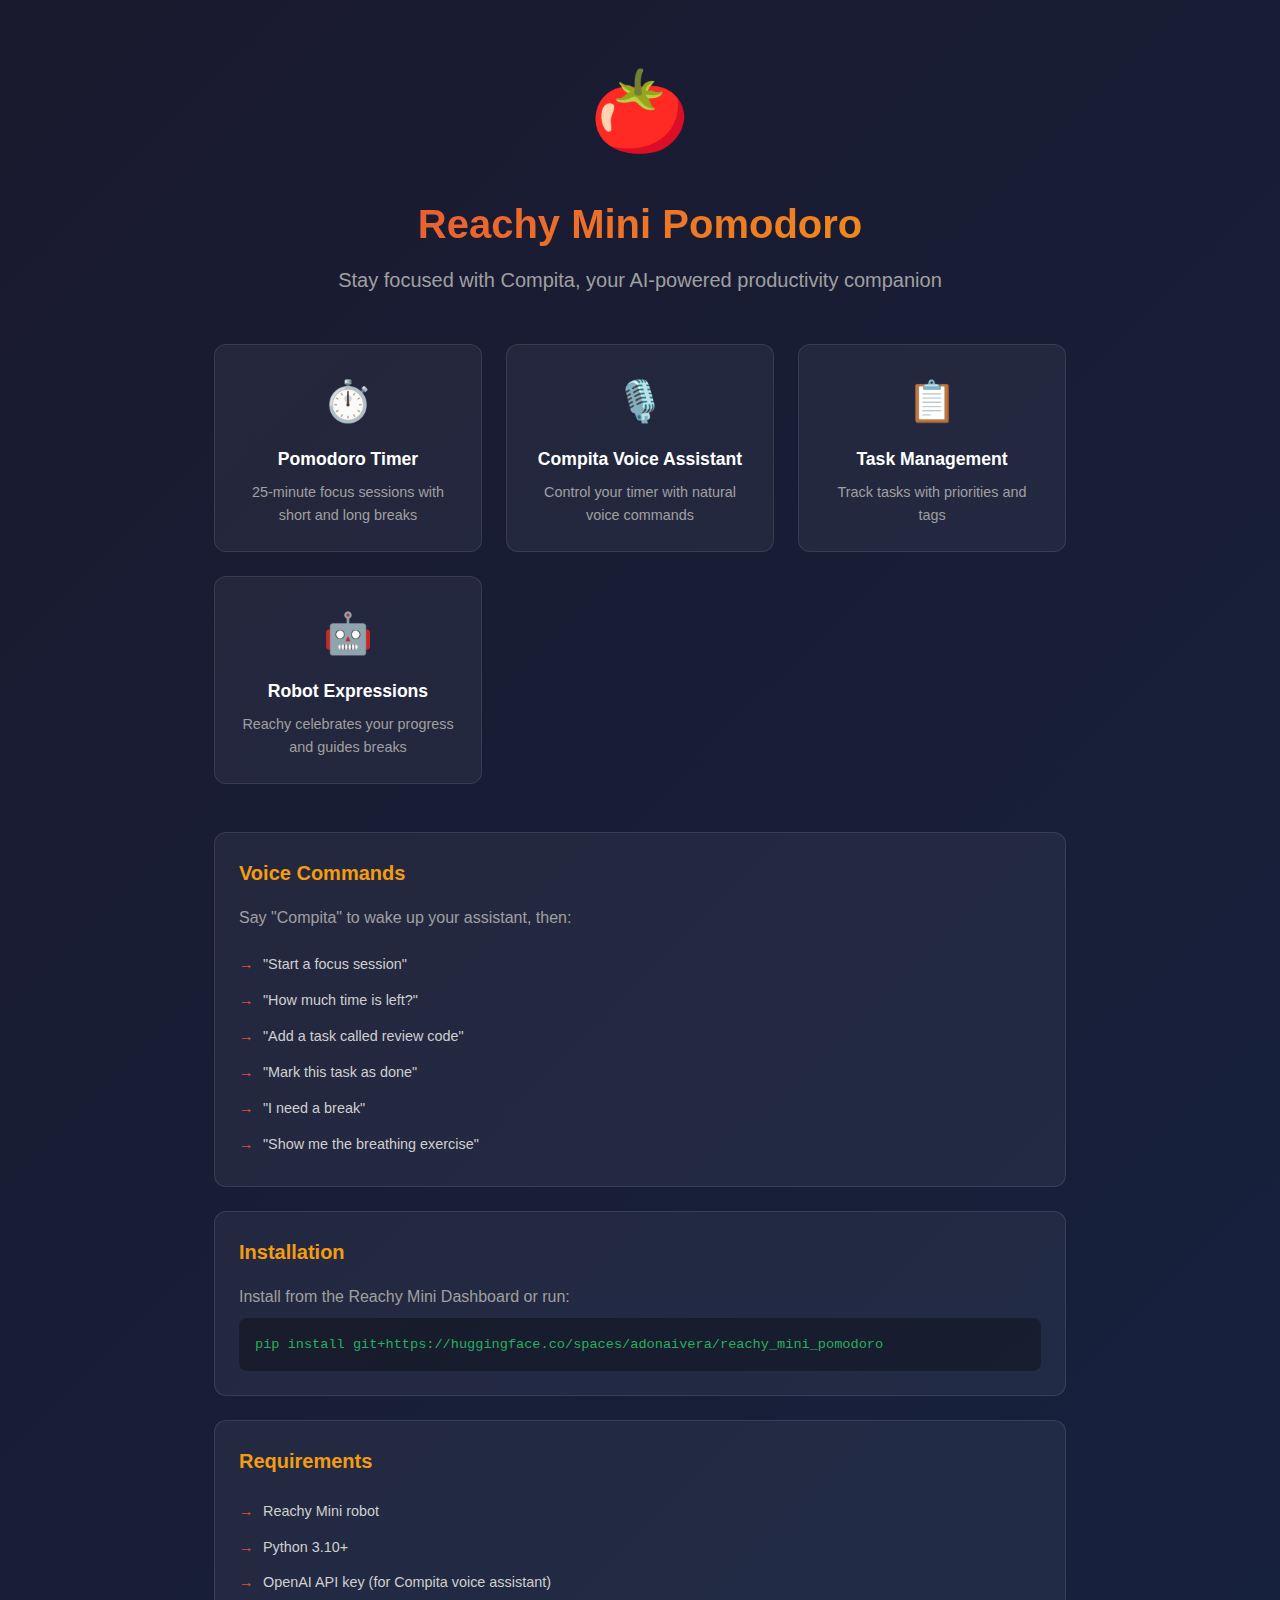
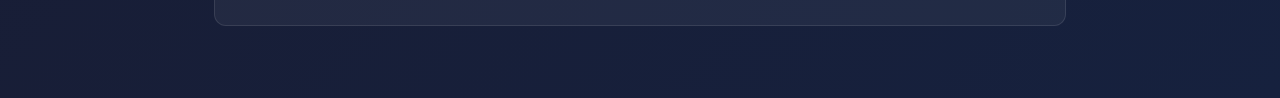
<file: index.html>
<!DOCTYPE html>
<html lang="en">
<head>
    <meta charset="UTF-8">
    <meta name="viewport" content="width=device-width, initial-scale=1.0">
    <title>Reachy Mini Pomodoro</title>
    <link rel="stylesheet" href="style.css">
</head>
<body>
    <div class="landing-container">
        <div class="hero">
            <div class="logo">🍅</div>
            <h1>Reachy Mini Pomodoro</h1>
            <p class="tagline">Stay focused with Compita, your AI-powered productivity companion</p>
        </div>

        <div class="features">
            <div class="feature">
                <span class="feature-icon">⏱️</span>
                <h3>Pomodoro Timer</h3>
                <p>25-minute focus sessions with short and long breaks</p>
            </div>
            <div class="feature">
                <span class="feature-icon">🎙️</span>
                <h3>Compita Voice Assistant</h3>
                <p>Control your timer with natural voice commands</p>
            </div>
            <div class="feature">
                <span class="feature-icon">📋</span>
                <h3>Task Management</h3>
                <p>Track tasks with priorities and tags</p>
            </div>
            <div class="feature">
                <span class="feature-icon">🤖</span>
                <h3>Robot Expressions</h3>
                <p>Reachy celebrates your progress and guides breaks</p>
            </div>
        </div>

        <div class="voice-commands">
            <h2>Voice Commands</h2>
            <p>Say "Compita" to wake up your assistant, then:</p>
            <ul>
                <li>"Start a focus session"</li>
                <li>"How much time is left?"</li>
                <li>"Add a task called review code"</li>
                <li>"Mark this task as done"</li>
                <li>"I need a break"</li>
                <li>"Show me the breathing exercise"</li>
            </ul>
        </div>

        <div class="install-section">
            <h2>Installation</h2>
            <p>Install from the Reachy Mini Dashboard or run:</p>
            <code>pip install git+https://huggingface.co/spaces/adonaivera/reachy_mini_pomodoro</code>
        </div>

        <div class="requirements">
            <h2>Requirements</h2>
            <ul>
                <li>Reachy Mini robot</li>
                <li>Python 3.10+</li>
                <li>OpenAI API key (for Compita voice assistant)</li>
            </ul>
        </div>
    </div>
</body>
</html>
</file>
<file: style.css>
* {
    margin: 0;
    padding: 0;
    box-sizing: border-box;
}

body {
    font-family: -apple-system, BlinkMacSystemFont, 'Segoe UI', Roboto, sans-serif;
    background: linear-gradient(135deg, #1a1a2e 0%, #16213e 100%);
    color: #fff;
    min-height: 100vh;
    line-height: 1.6;
}

.landing-container {
    max-width: 900px;
    margin: 0 auto;
    padding: 3rem 1.5rem;
}

.hero {
    text-align: center;
    margin-bottom: 3rem;
}

.logo {
    font-size: 5rem;
    margin-bottom: 1rem;
    animation: bounce 2s infinite;
}

@keyframes bounce {
    0%, 100% { transform: translateY(0); }
    50% { transform: translateY(-10px); }
}

h1 {
    font-size: 2.5rem;
    font-weight: 700;
    margin-bottom: 0.5rem;
    background: linear-gradient(135deg, #e74c3c, #f39c12);
    -webkit-background-clip: text;
    -webkit-text-fill-color: transparent;
    background-clip: text;
}

.tagline {
    font-size: 1.25rem;
    color: #a0a0a0;
    margin-bottom: 1rem;
}

.hero-badges {
    display: flex;
    justify-content: center;
    gap: 0.75rem;
    flex-wrap: wrap;
}

.badge {
    display: inline-block;
    padding: 0.35rem 0.75rem;
    font-size: 0.75rem;
    font-weight: 500;
    border-radius: 9999px;
    background: rgba(231, 76, 60, 0.15);
    border: 1px solid rgba(231, 76, 60, 0.3);
    color: #e74c3c;
}

.features {
    display: grid;
    grid-template-columns: repeat(auto-fit, minmax(250px, 1fr));
    gap: 1.5rem;
    margin-bottom: 3rem;
}

.feature {
    background: rgba(255, 255, 255, 0.05);
    border: 1px solid rgba(255, 255, 255, 0.1);
    border-radius: 12px;
    padding: 1.5rem;
    text-align: center;
    transition: transform 0.2s, border-color 0.2s;
}

.feature:hover {
    transform: translateY(-4px);
    border-color: rgba(231, 76, 60, 0.5);
}

.feature-icon {
    font-size: 2.5rem;
    display: block;
    margin-bottom: 0.75rem;
}

.feature h3 {
    font-size: 1.1rem;
    margin-bottom: 0.5rem;
    color: #fff;
}

.feature p {
    font-size: 0.9rem;
    color: #a0a0a0;
}

.voice-commands, .install-section, .requirements, .robot-behaviors, .api-section {
    background: rgba(255, 255, 255, 0.05);
    border: 1px solid rgba(255, 255, 255, 0.1);
    border-radius: 12px;
    padding: 1.5rem;
    margin-bottom: 1.5rem;
}

h2 {
    font-size: 1.25rem;
    margin-bottom: 1rem;
    color: #f39c12;
}

.voice-commands p {
    color: #a0a0a0;
    margin-bottom: 1rem;
}

.commands-grid {
    display: grid;
    grid-template-columns: repeat(auto-fit, minmax(200px, 1fr));
    gap: 1.5rem;
}

.command-group h4 {
    font-size: 0.9rem;
    font-weight: 600;
    color: #e74c3c;
    margin-bottom: 0.5rem;
    text-transform: uppercase;
    letter-spacing: 0.05em;
}

ul {
    list-style: none;
    padding: 0;
}

li {
    padding: 0.4rem 0;
    padding-left: 1.5rem;
    position: relative;
    color: #d0d0d0;
    font-size: 0.9rem;
}

li::before {
    content: "\2192";
    position: absolute;
    left: 0;
    color: #e74c3c;
}

/* Robot Behaviors */
.behaviors-grid {
    display: grid;
    grid-template-columns: repeat(auto-fit, minmax(150px, 1fr));
    gap: 0.75rem;
}

.behavior {
    display: flex;
    flex-direction: column;
    background: rgba(0, 0, 0, 0.2);
    border-radius: 8px;
    padding: 0.75rem;
    text-align: center;
}

.behavior-state {
    font-size: 0.75rem;
    font-weight: 600;
    color: #f39c12;
    text-transform: uppercase;
    letter-spacing: 0.05em;
    margin-bottom: 0.25rem;
}

.behavior-action {
    font-size: 0.85rem;
    color: #d0d0d0;
}

/* Installation */
code {
    display: block;
    background: rgba(0, 0, 0, 0.3);
    padding: 1rem;
    border-radius: 8px;
    font-family: 'Monaco', 'Menlo', monospace;
    font-size: 0.85rem;
    color: #27ae60;
    overflow-x: auto;
    margin-top: 0.5rem;
}

code.inline {
    display: inline;
    padding: 0.2rem 0.5rem;
    margin: 0;
}

.install-section p {
    color: #a0a0a0;
    margin-bottom: 0.5rem;
}

.alt-install {
    margin-top: 1rem;
}

/* API Section */
.api-section p {
    color: #a0a0a0;
    margin-bottom: 1rem;
}

.api-endpoints {
    display: flex;
    flex-direction: column;
    gap: 0.5rem;
}

.endpoint {
    display: flex;
    align-items: center;
    gap: 0.75rem;
    padding: 0.5rem;
    background: rgba(0, 0, 0, 0.2);
    border-radius: 6px;
    font-size: 0.85rem;
}

.method {
    padding: 0.2rem 0.5rem;
    border-radius: 4px;
    font-size: 0.7rem;
    font-weight: 600;
    text-transform: uppercase;
    min-width: 45px;
    text-align: center;
}

.method.get {
    background: rgba(39, 174, 96, 0.2);
    color: #27ae60;
}

.method.post {
    background: rgba(52, 152, 219, 0.2);
    color: #3498db;
}

.method.ws {
    background: rgba(155, 89, 182, 0.2);
    color: #9b59b6;
}

.path {
    font-family: 'Monaco', 'Menlo', monospace;
    color: #f39c12;
}

.desc {
    color: #a0a0a0;
    margin-left: auto;
}

/* Footer */
.landing-footer {
    text-align: center;
    padding-top: 2rem;
    margin-top: 1rem;
    border-top: 1px solid rgba(255, 255, 255, 0.1);
}

.landing-footer p {
    color: #a0a0a0;
    font-size: 0.9rem;
}

.landing-footer a {
    color: #e74c3c;
    text-decoration: none;
}

.landing-footer a:hover {
    text-decoration: underline;
}

.license {
    font-size: 0.8rem;
    color: #6b7280;
    margin-top: 0.5rem;
}

@media (max-width: 600px) {
    .logo {
        font-size: 4rem;
    }

    h1 {
        font-size: 1.75rem;
    }

    .features {
        grid-template-columns: 1fr;
    }

    .commands-grid {
        grid-template-columns: 1fr;
    }

    .behaviors-grid {
        grid-template-columns: repeat(2, 1fr);
    }

    .endpoint {
        flex-wrap: wrap;
    }

    .desc {
        width: 100%;
        margin-left: 0;
        margin-top: 0.25rem;
    }
}
</file>
